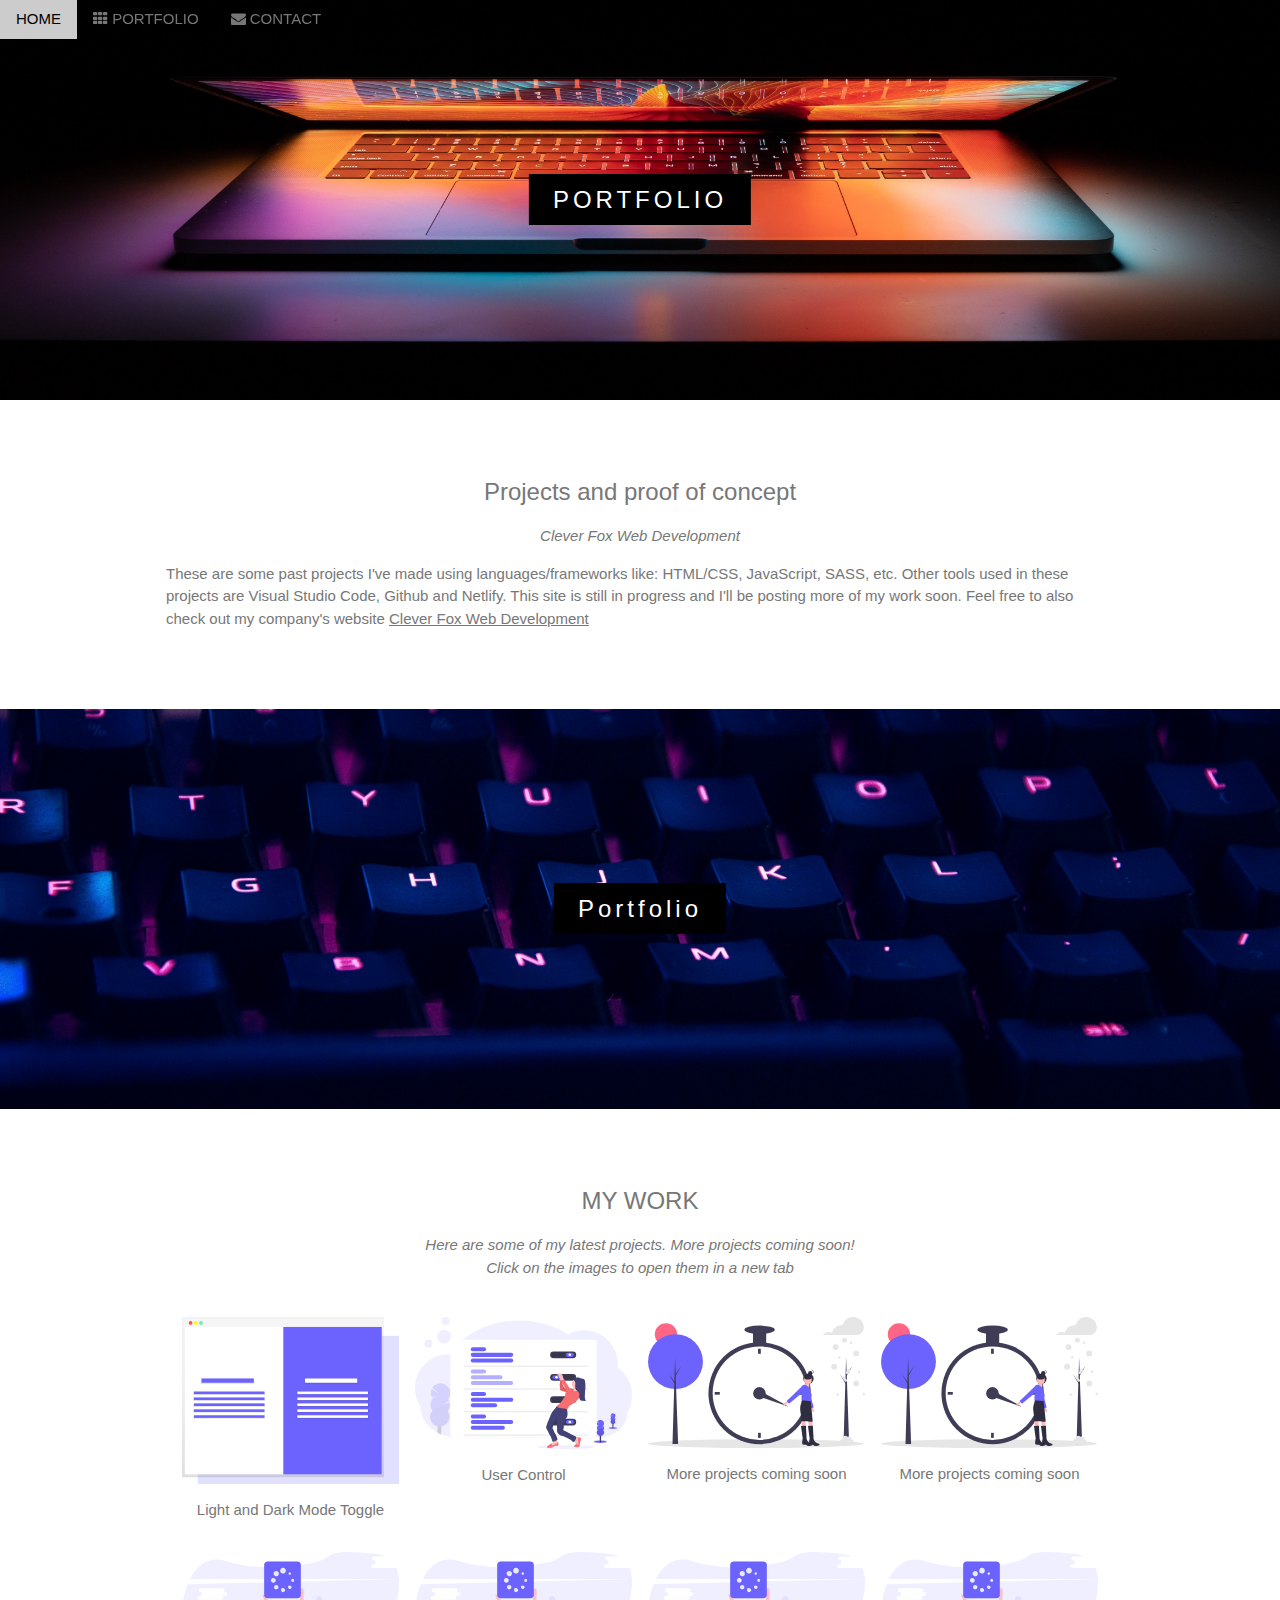
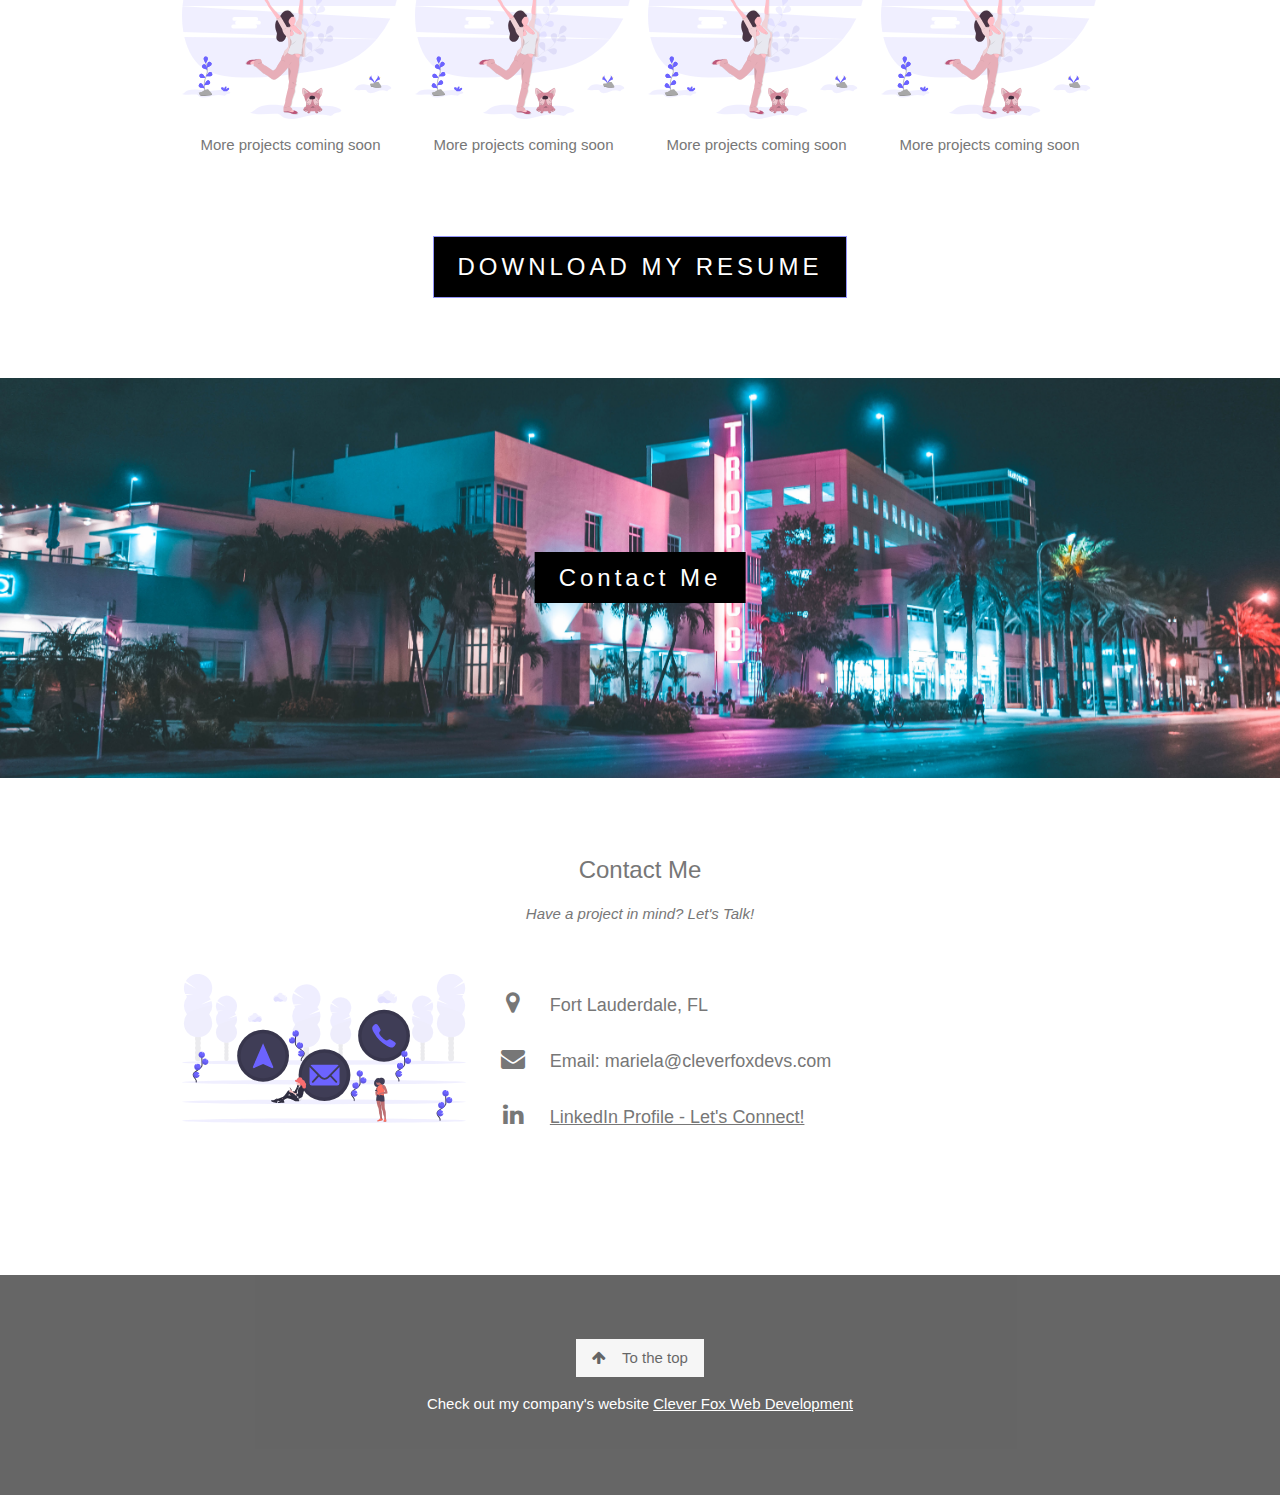
<file: index.html>
<!DOCTYPE html>
<html>
<title>Mariela's Portfolio</title>
<meta charset="UTF-8">
<meta name="viewport" content="width=device-width, initial-scale=1">
<link rel="stylesheet" href="CSS/index.css">
<link rel="stylesheet" href="https://www.w3schools.com/w3css/4/w3.css">
<link rel="stylesheet" href="https://fonts.googleapis.com/css?family=Lato">
<link rel="stylesheet" href="https://cdnjs.cloudflare.com/ajax/libs/font-awesome/4.7.0/css/font-awesome.min.css">

<body>

<!-- Navbar (sit on top) -->
<div class="w3-top">
  <div class="w3-bar" id="myNavbar">
    <a class="w3-bar-item w3-button w3-hover-black w3-hide-medium w3-hide-large w3-right" href="javascript:void(0);" onclick="toggleFunction()" title="Toggle Navigation Menu">
      <i class="fa fa-bars"></i>
    </a>
    <a href="#home" class="w3-bar-item w3-button">HOME</a>

    <a href="#portfolio" class="w3-bar-item w3-button w3-hide-small"><i class="fa fa-th"></i> PORTFOLIO</a>
    <a href="#contact" class="w3-bar-item w3-button w3-hide-small"><i class="fa fa-envelope"></i> CONTACT</a>
   
  </div>

  <!-- Navbar on small screens -->
  <div id="navDemo" class="w3-bar-block w3-white w3-hide w3-hide-large w3-hide-medium">
  
    <a href="#portfolio" class="w3-bar-item w3-button" onclick="toggleFunction()">PORTFOLIO</a>
    <a href="#contact" class="w3-bar-item w3-button" onclick="toggleFunction()">CONTACT</a>
  
  </div>
</div>

<!-- First Parallax Image with Logo Text -->
<div class="bgimg-1 w3-display-container " id="home">
  <div class="w3-display-middle" style="white-space:nowrap;">
    <span class="w3-center w3-padding-large w3-black w3-xlarge w3-wide w3-animate-opacity">PORTFOLIO
  </div>
</div>

<!-- Container (About Section) -->
<div class="w3-content w3-container w3-padding-64" id="about">
  <h3 class="w3-center">Projects and proof of concept</h3>
  <p class="w3-center"><em>Clever Fox Web Development</em></p>
  <p>These are some past projects I've made using languages/frameworks like: HTML/CSS, JavaScript, SASS, etc. Other tools used in these projects are Visual Studio Code, Github and Netlify. This site is still in progress and I'll be posting more of my work soon. Feel free to also check out my company's website <a href="https://www.cleverfoxdevs.com/" title="CleverFoxDevs.com" target="_blank" class="w3-hover-text-green">Clever Fox Web Development</a></p>
</div>

<!-- Second Parallax Image with Portfolio Text -->
<div class="bgimg-2 w3-display-container ">
  <div class="w3-display-middle" style="white-space:nowrap;">
    <span class="w3-center w3-padding-large w3-black w3-xlarge w3-wide w3-animate-opacity">Portfolio
  </div>
</div>

<!-- Container (Portfolio Section) -->
<div class="w3-content w3-container w3-padding-64" id="portfolio">
  <h3 class="w3-center">MY WORK</h3>
  <p class="w3-center"><em>Here are some of my latest projects. More projects coming soon!<br> Click on the images to open them in a new tab</em></p><br>

  <!-- Responsive Grid. Four columns on tablets, laptops and desktops. Will stack on mobile devices/small screens (100% width) -->
  <div class="w3-row-padding w3-center">
    <div class="w3-col m3">
      <img src="/assets/darklightmode.svg" style="width:100%" onclick="window.open('toggle.html')" class="w3-hover-opacity" alt="Dark and Light theme Toggle"><br>
      <p>Light and Dark Mode Toggle</p>
    </div>

    <div class="w3-col m3">
      <img src="/assets/usercontrol.svg" style="width:100%" onclick="window.open('/usercontrol/index.html')" class="w3-hover-opacity" alt="User Control Interface"><br>
      <p>User Control</p>
    </div>

    <div class="w3-col m3">
      <img src="/assets/wait.svg"style="width:100%" onclick="window.open('comingsoon.html')" class="w3-hover-opacity" alt="Coming Soon">
      <p>More projects coming soon</p>
    </div>

    <div class="w3-col m3">
      <img src="/assets/wait.svg"style="width:100%" onclick="window.open('comingsoon.html')" class="w3-hover-opacity" alt="Coming Soon">
      <p>More projects coming soon</p>
    </div>
  </div>

  <div class="w3-row-padding w3-center w3-section">
    <div class="w3-col m3">
      <img src="/assets/loading.svg" style="width:100%" onclick="window.open('comingsoon.html')" class="w3-hover-opacity" alt="More coming soon">
      <p>More projects coming soon</p>
    </div>

    <div class="w3-col m3">
      <img src="/assets/loading.svg" style="width:100%" onclick="window.open('comingsoon.html')" class="w3-hover-opacity" alt="More coming soon">
      <p>More projects coming soon</p>
    </div>

    <div class="w3-col m3">
      <img src="/assets/loading.svg" style="width:100%" onclick="window.open('comingsoon.html')" class="w3-hover-opacity" alt="More coming soon">
      <p>More projects coming soon</p>
    </div>

    <div class="w3-col m3">
      <img src="/assets/loading.svg" style="width:100%" onclick="window.open('comingsoon.html')" class="w3-hover-opacity" alt="More coming soon">
      <p>More projects coming soon</p>
    </div>
    <a href="/assets/Mariela Lopez Resume.docx" download="Download Resume">
    <button class="w3-center w3-padding-large w3-black w3-xlarge w3-wide w3-animate-opacity btn" style="margin-top:64px">Download My Resume</button>
  </a>
  </div>
</div>


<!-- Modal for full size images on click-->
<div id="modal01" class="w3-modal w3-black" onclick="this.style.display='none'">
  <span class="w3-button w3-large w3-black w3-display-topright" title="Close Modal Image"><i class="fa fa-remove"></i></span>
  <div class="w3-modal-content w3-animate-zoom w3-center w3-transparent w3-padding-64">
    <img id="img01" class="w3-image">
    <p id="caption" class="w3-opacity w3-large"></p>
  </div>
</div>

<!-- Third Parallax Image with Portfolio Text - Removed w3-opacity-min -->
<div class="bgimg-3 w3-display-container ">
  <div class="w3-display-middle" style="white-space:nowrap;">
    <span class="w3-center w3-padding-large w3-black w3-xlarge w3-wide w3-animate-opacity">Contact Me
  </div>
</div>

<!-- Container (Contact Section) -->
<div class="w3-content w3-container w3-padding-64" id="contact">
  <h3 class="w3-center">Contact Me</h3>
  <p class="w3-center"><em>Have a project in mind? Let's Talk!</em></p>

  <div class="w3-row w3-padding-32 w3-section">
    <div class="w3-col m4 w3-container">
      <img src="/assets/contactus.svg" class="w3-image w3-round" style="width:100%">
    </div>
    <div class="w3-col m8 w3-panel">
      <div class="w3-large w3-margin-bottom">
        <i class="fa fa-map-marker fa-fw w3-hover-text-black w3-xlarge w3-margin-right"></i> Fort Lauderdale, FL<br><br>
       
        <i class="fa fa-envelope fa-fw w3-hover-text-black w3-xlarge w3-margin-right"></i> Email: mariela@cleverfoxdevs.com<br><br>

        <i class="fa fa-linkedin fa-fw w3-hover-text-black w3-xlarge w3-margin-right"></i> <a href="https://www.linkedin.com/in/mariela-lopez-813034148/">LinkedIn Profile - Let's Connect!</a>


      </div>
     
      </form>
    </div>
  </div>
</div>

<!-- Footer -->
<footer class="w3-center w3-black w3-padding-64 w3-opacity w3-hover-opacity-off">
  <a href="#home" class="w3-button w3-light-grey"><i class="fa fa-arrow-up w3-margin-right"></i>To the top</a>
  <div class="w3-xlarge w3-section">
    
  </div>
  <p>Check out my company's website <a href="https://www.cleverfoxdevs.com/" title="CleverFoxDevs.com" target="_blank" class="w3-hover-text-green">Clever Fox Web Development</a></p>
</footer>
 
<script>
// Modal Image Gallery
function onClick(element) {
  document.getElementById("img01").src = element.src;
  document.getElementById("modal01").style.display = "block";
  var captionText = document.getElementById("caption");
  captionText.innerHTML = element.alt;
}

// Change style of navbar on scroll
window.onscroll = function() {myFunction()};
function myFunction() {
    var navbar = document.getElementById("myNavbar");
    if (document.body.scrollTop > 100 || document.documentElement.scrollTop > 100) {
        navbar.className = "w3-bar" + " w3-card" + " w3-animate-top" + " w3-white";
    } else {
        navbar.className = navbar.className.replace(" w3-card w3-animate-top w3-white", "");
    }
}

// Used to toggle the menu on small screens when clicking on the menu button
function toggleFunction() {
    var x = document.getElementById("navDemo");
    if (x.className.indexOf("w3-show") == -1) {
        x.className += " w3-show";
    } else {
        x.className = x.className.replace(" w3-show", "");
    }
}
</script>

</body>
</html>
</file>
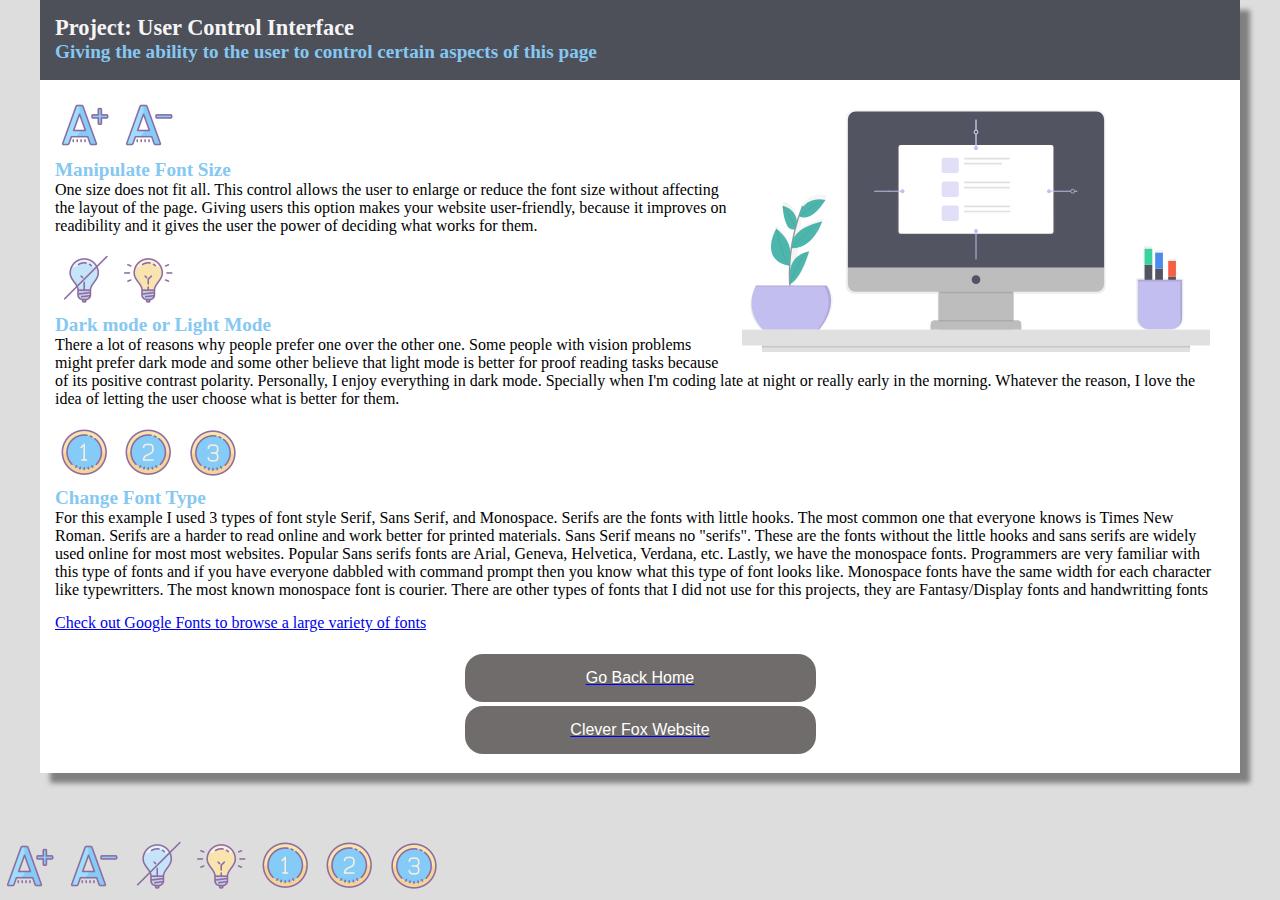
<file: userControl/index.html>
<!doctype html>
<html>
<head>
<meta charset="UTF-8">
<title>Mariela Lopez</title>

<script src="https://ajax.googleapis.com/ajax/libs/jquery/3.4.1/jquery.min.js"></script>
<script src="interface.js"></script>
<link href="style.css" rel="stylesheet" type="text/css">
</head>

<body>
<div id="container">
<header>
	<h1>Project: User Control Interface</h1>
      <h2>Giving the ability to the user to control certain aspects of this page</h2>
</header>	
	
<nav id="myInterface">
      <img id="plustext" class="myicon" src="images/increase.png"  >
      <img id="minustext" class="myicon" src="images/decrease.png"  >
	<img id="dark" class="myicon" src="images/dark2.png"  >
	<img id="light" class="myicon" src="images/light2.png"  >
	<img id="serif" class="myicon" src="images/1font.png"  >
	<img id="sans_serif" class="myicon" src="images/2font.png" >
      <img id="monospace" class="myicon" src="images/3font.png"  >        
</nav>
 <main>
      <img class="myimg" src="images/responsive.svg" alt="solar">
      <img id="plustext" class="myicon myicon2" src="images/increase.png"  >
      <img id="minustext" class="myicon myicon2" src="images/decrease.png"  >
      <h2>Manipulate Font Size</h2>	 
      <p>One size does not fit all. This control allows the user to enlarge or reduce the font size without affecting the layout of the page. Giving users this option makes your website user-friendly, because it improves on readibility and it gives the user the power of deciding what works for them.  </p>
      
      <img id="dark" class="myicon myicon2" src="images/dark2.png"  >
	<img id="light" class="myicon myicon2" src="images/light2.png"  >
      <h2>Dark mode or Light Mode</h2>
      <p>There a lot of reasons why people prefer one over the other one. Some people with vision problems might prefer dark mode and some other 
            believe that light mode is better for proof reading tasks because of its positive contrast polarity. Personally, I enjoy everything in dark mode. 
      Specially when I'm coding late at night or really early in the morning. Whatever the reason, I love the idea of letting the user choose what is better for them.  </p>

      <img id="serif" class="myicon myicon2" src="images/1font.png"  >
	<img id="sans_serif" class="myicon myicon2" src="images/2font.png" >
	<img id="monospace" class="myicon myicon2" src="images/3font.png"  >
      <h2>Change Font Type</h2>
      <p>For this example I used 3 types of font style Serif, Sans Serif, and Monospace. Serifs are the fonts with little hooks. The most common one that everyone knows is Times New Roman. 
            Serifs are a harder to read online and work better for printed materials. Sans Serif means no "serifs". These are the fonts without the little hooks and sans serifs are widely used online for most
      most websites. Popular Sans serifs fonts are Arial, Geneva, Helvetica, Verdana, etc. Lastly, we have the monospace fonts. Programmers are very familiar with this type of fonts and if you have everyone
      dabbled with command prompt then you know what this type of font looks like. Monospace fonts have the same width for each character like typewritters. The most known monospace font is courier. 
      There are other types of fonts that I did not use for this projects, they are Fantasy/Display fonts and handwritting fonts</p>

      <a href="https://fonts.google.com/" target="_blank">Check out Google Fonts to browse a large variety of fonts</a><br><br>

      <a href="/index.html">
            <button class="button button5 center">Go Back Home</button>
      </a>

      <a href="https://www.cleverfoxdevs.com/" target="_blank">
            <button class="button button5 center">Clever Fox Website</button>
      </a>

    
</main>
</div>
</body>
</html>
</file>
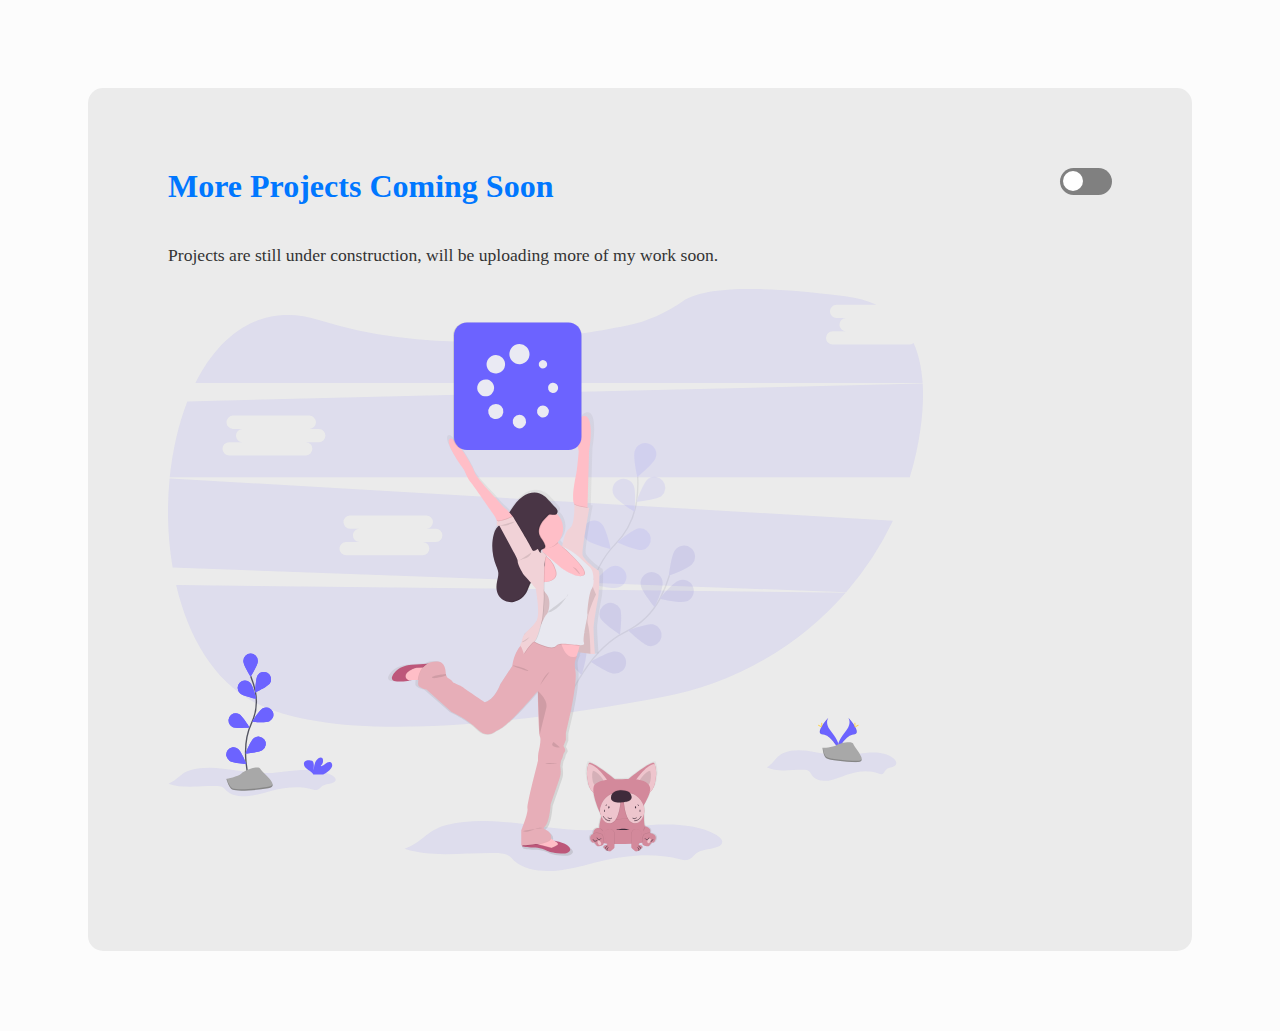
<file: comingsoon.html>
<!DOCTYPE html>
<html lang="en" data-theme="light">
<head>
    <meta charset="UTF-8">
    <meta name="viewport" content="width=device-width, initial-scale=1.0">
    <meta http-equiv="X-UA-Compatible" content="ie-edge">
    <title>Light/Dark Mode Toggle</title>
    <link rel="stylesheet" href="CSS/main.css">
</head>    
<body>
    <div class="container">
        <h1>More Projects Coming Soon </h1>
        <div class="toggle-container">
            <input type="checkbox" id="switch" name="theme" /><label for="switch">Toggle</label>
        </div>
        <p>Projects are still under construction, will be uploading more of my work soon. </p>
        <img src="/assets/loading.svg"style="width:100%"  class="w3-hover-opacity" alt="Coming Soon">
    
    </div>

    <script>
        var checkbox = document.querySelector('input[name=theme]');

        checkbox.addEventListener('change', function() {
            if(this.checked) {
                trans()
                document.documentElement.setAttribute('data-theme', 'dark')
            } else {
                trans()
                document.documentElement.setAttribute('data-theme', 'light')
            }
        })

        let trans = () => {
            document.documentElement.classList.add('transition');
            window.setTimeout(() => {
                document.documentElement.classList.remove('transition')
            }, 1000)
        }
    </script>
</body>
</html>
</file>
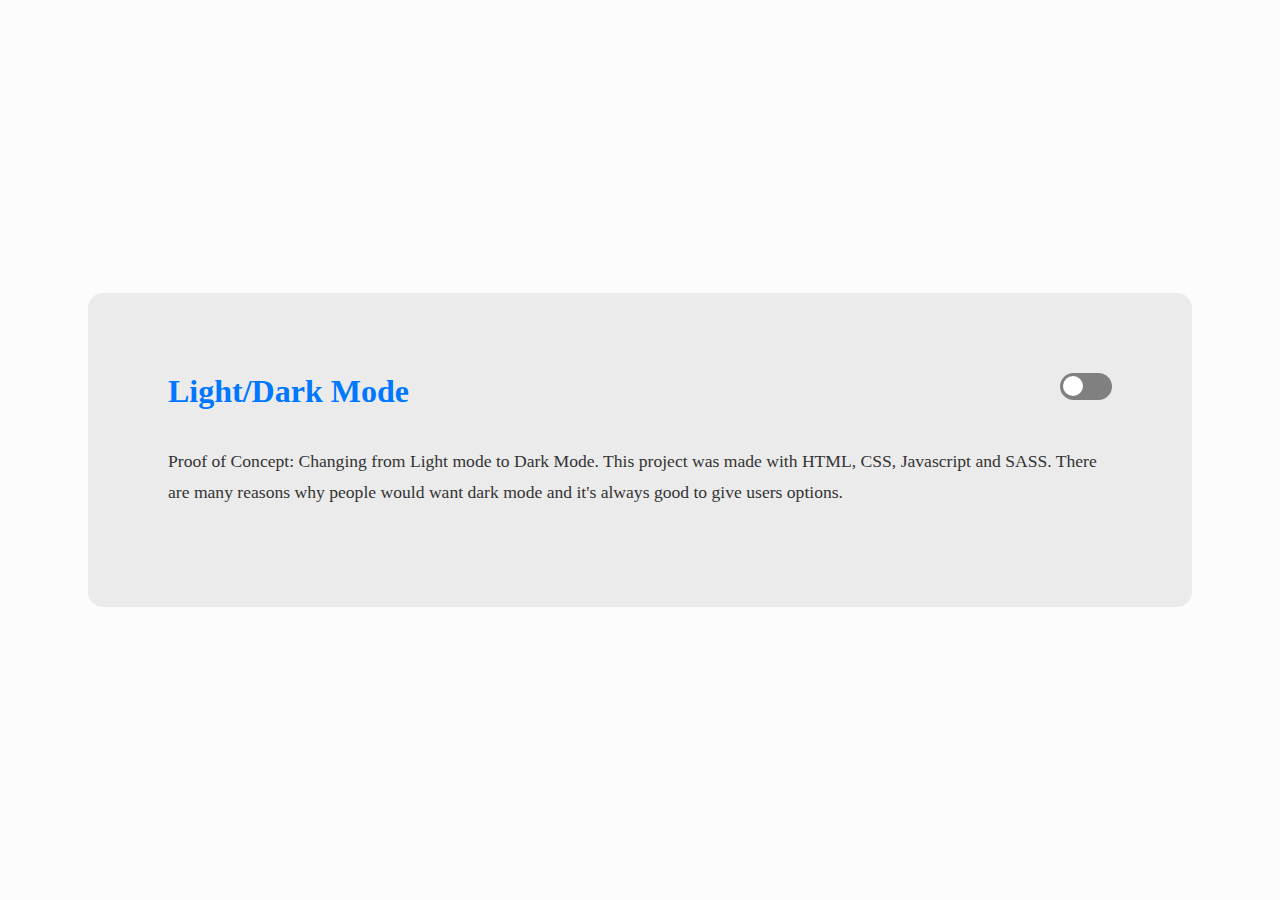
<file: toggle.html>
<!DOCTYPE html>
<html lang="en" data-theme="light">
<head>
    <meta charset="UTF-8">
    <meta name="viewport" content="width=device-width, initial-scale=1.0">
    <meta http-equiv="X-UA-Compatible" content="ie-edge">
    <title>Light/Dark Mode Toggle</title>
    <link rel="stylesheet" href="CSS/main.css">
</head>    
<body>
    <div class="container">
        <h1>Light/Dark Mode</h1>
        <div class="toggle-container">
            <input type="checkbox" id="switch" name="theme" /><label for="switch">Toggle</label>
        </div>
        <p>Proof of Concept: Changing from Light mode to Dark Mode. This project was made with HTML, CSS, Javascript and SASS. There are many reasons why people would want dark mode and it's always good to give users options. </p>
    
    </div>

    <script>
        var checkbox = document.querySelector('input[name=theme]');

        checkbox.addEventListener('change', function() {
            if(this.checked) {
                trans()
                document.documentElement.setAttribute('data-theme', 'dark')
            } else {
                trans()
                document.documentElement.setAttribute('data-theme', 'light')
            }
        })

        let trans = () => {
            document.documentElement.classList.add('transition');
            window.setTimeout(() => {
                document.documentElement.classList.remove('transition')
            }, 1000)
        }
    </script>
</body>
</html>
</file>
<file: CSS/index.css>
body,h1,h2,h3,h4,h5,h6 {font-family: "Lato", sans-serif;}
body, html {
  height: 100%;
  color: #777;
  line-height: 1.8;
}

/* Create a Parallax Effect */
.bgimg-1, .bgimg-2, .bgimg-3 {
  background-attachment: fixed;
  background-position: center;
  background-repeat: no-repeat;
  background-size: cover;
}

/* First image (Logo. Full height) */
.bgimg-1 {
  background-image: url('/assets/pic1.jpg');
  min-height: 100%;
}

/* Second image (Portfolio) */
.bgimg-2 {
  background-image: url("/assets/pic7.jpg");
  min-height: 400px;
}

/* Third image (Contact) */
.bgimg-3 {
  background-image: url("/assets/miami.jpg");
  min-height: 400px;
}

.w3-wide {letter-spacing: 10px;}
.w3-hover-opacity {cursor: pointer;}

.btn {
  text-decoration: none;
  border: 1px solid rgb(146, 148, 248);
  position: relative;
  overflow: hidden;
  font-size: 1.5rem;
  padding: 1rem 3rem;
  color: #080000;
  text-transform: uppercase;
}

.btn:hover {
  box-shadow: 1px 1px 25px 10px rgba(146, 148, 248, 0.4);
}

.btn:before {
  content: "";
  position: absolute;
  top: 0;
  left: -100%;
  width: 100%;
  height: 100%;
  background: linear-gradient(
    120deg,
    transparent,
    rgba(146, 148, 248, 0.4),
    transparent
  );
  transition: all 650ms;
}

.btn:hover:before {
  left: 100%;
}


/* Turn off parallax scrolling for tablets and phones */
@media only screen and (max-device-width: 1600px) {
  .bgimg-1, .bgimg-2, .bgimg-3 {
    background-attachment: scroll;
    min-height: 400px;
  }
}
</file>
<file: userControl/style.css>
* {
	padding: 0px;
	margin: 0px;
	box-sizing: border-box;	
}

body {
	font-family: 'Times New Roman', serif;
	background-color: #ddd;
}

#container {
	background-color: #FFF;
	max-width: 1200px;		
	margin:0 auto;
	font-size:16px; /*The base font size*/
	box-shadow: 10px 10px 5px grey;
}

 #container header {
	min-height: 80px;
	background-color: #4D4F59;
	padding:15px;
	transition:all 0.5s;
}

#myInterface{
	position:fixed;
	left:0px;
	bottom:0px;
}

 #container main{
	padding: 15px;
	background-color: #fff;
	transition:all 0.5s;
}

#container .myimg{
	float:right;
	width: 40%;
	margin:15px;
}

 #container p{
	font-size:100%;
	padding-bottom:15px;
	color:#000;
}

 #container h1{
	font-size:140%;
	color:whitesmoke;	
}

 #container h2{
	font-size:120%;;
	color:#85C8F2;
}

.myicon{
	cursor:pointer;
	width:50px;
	height:50px;
	display: inline;
	margin:5px;
	float:none;	
}

.myicon2{
	cursor: default;
}

.button {
	background-color: #4CAF50; /* Green */
	border: none;
	color: white;
	padding: 15px 32px;
	text-align: center;
	text-decoration: none;
	display: inline-block;
	font-size: 16px;
	margin: 4px 2px;
	cursor: pointer;
	border-radius: 18px;	
  }
  
  .button5 {background-color: #706c6c;} /* Black */

  .center {
	display: block;
	margin-left: auto;
	margin-right: auto;
	width: 30%;
  }

  .button:hover {
	box-shadow: 1px 1px 25px 10px rgba(146, 148, 248, 0.4)
  }
</file>
<file: CSS/main.css>
html {
  height: 100%;
  font-family: 'Calibri';
  display: -ms-grid;
  display: grid;
  -webkit-box-align: center;
      -ms-flex-align: center;
          align-items: center;
  justify-items: center;
  --bg: #FCFCFC;
  --bg-panel: #EBEBEB;
  --color-headings: #0077FF;
  --color-text: #333333;
}

html[data-theme='dark'] {
  --bg: #333333;
  --bg-panel: #434343;
  --color-headings: #3694ff;
  --color-text: #b5b5b5;
}

body {
  background-color: var(--bg);
}

.container {
  background-color: var(--bg-panel);
  margin: 5em;
  padding: 5em;
  border-radius: 15px;
  display: -ms-grid;
  display: grid;
  -ms-grid-columns: 80% auto;
      grid-template-columns: 80% auto;
  -ms-grid-rows: auto auto;
      grid-template-rows: auto auto;
      grid-template-areas: "title switch" "content content";
}

.container h1 {
  margin: 0;
  color: var(--color-headings);
}

.container p {
  color: var(--color-text);
  -ms-grid-row: 2;
  -ms-grid-column: 1;
  -ms-grid-column-span: 2;
  grid-area: content;
  font-size: 1.1em;
  line-height: 1.8em;
  margin-top: 2em;
}

input[type=checkbox] {
  height: 0;
  width: 0;
  visibility: hidden;
}

label {
  cursor: pointer;
  text-indent: -9999px;
  width: 52px;
  height: 27px;
  background: grey;
  float: right;
  border-radius: 100px;
  position: relative;
}

label:after {
  content: '';
  position: absolute;
  top: 3px;
  left: 3px;
  width: 20px;
  height: 20px;
  background: #fff;
  border-radius: 90px;
  -webkit-transition: 0.3s;
  transition: 0.3s;
}

input:checked + label {
  background: var(--color-headings);
}

input:checked + label:after {
  left: calc(100% - 5px);
  -webkit-transform: translateX(-100%);
          transform: translateX(-100%);
}

label:active:after {
  width: 45px;
}

html.transition,
html.transition *,
html.transition *:before,
html.transition *:after {
  -webkit-transition: all 750ms !important;
  transition: all 750ms !important;
  -webkit-transition-delay: 0 !important;
          transition-delay: 0 !important;
}
/*# sourceMappingURL=main.css.map */
</file>
